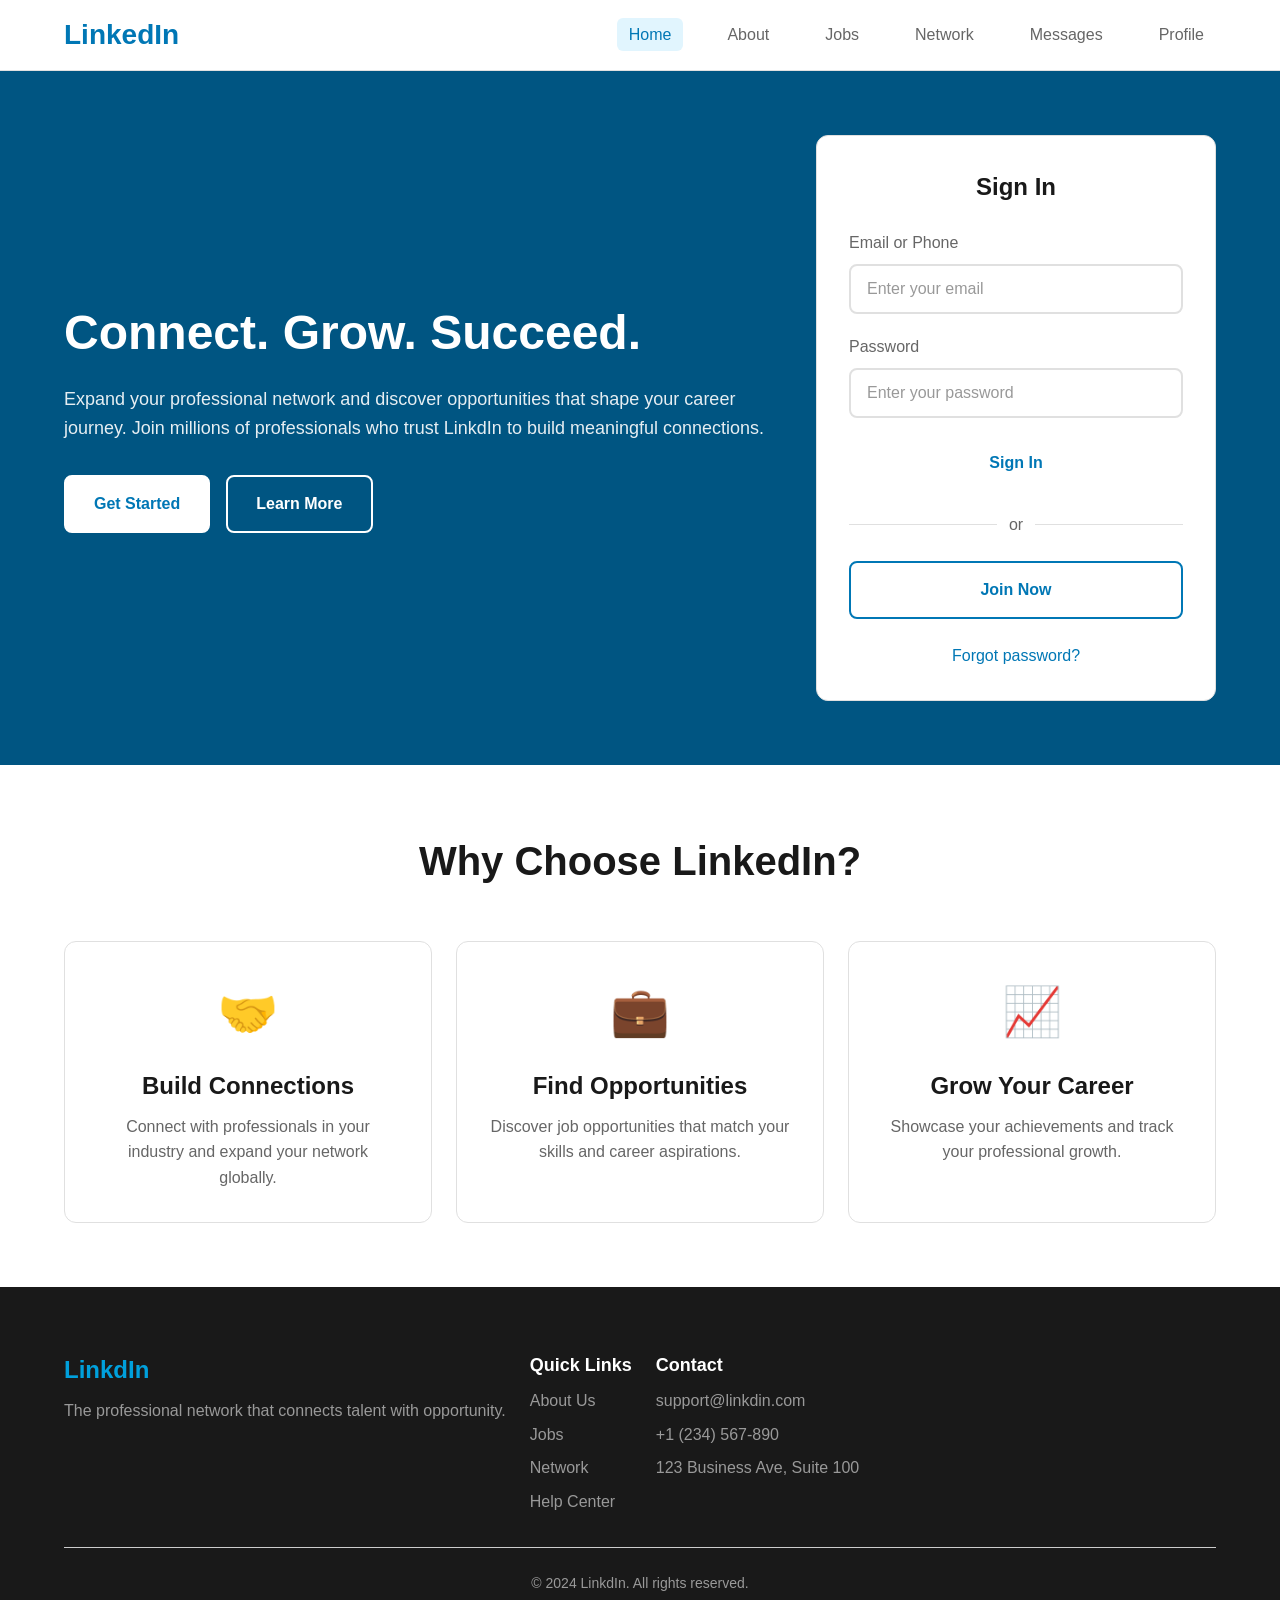
<file: index.html>
<!DOCTYPE html>
<html lang="en">
<head>
    <meta charset="UTF-8">
    <meta name="viewport" content="width=device-width, initial-scale=1.0">
    <title>LinkedIn - Connect. Grow. Succeed.</title>
    <link href="https://fonts.googleapis.com/css2?family=Inter:wght@300;400;500;600;700&display=swap" rel="stylesheet">
    <link rel="stylesheet" href="style.css">
</head>
<body>
    <!-- Navigation -->
    <nav class="navbar">
        <div class="nav-container">
            <div class="nav-brand">
                <h1 class="brand-text">LinkedIn</h1>
            </div>
            <ul class="nav-menu">
                <li class="nav-item">
                    <a href="index.html" class="nav-link active">Home</a>
                </li>
                <li class="nav-item">
                    <a href="about.html" class="nav-link">About</a>
                </li>
                <li class="nav-item">
                    <a href="jobs.html" class="nav-link">Jobs</a>
                </li>
                <li class="nav-item">
                    <a href="network.html" class="nav-link">Network</a>
                </li>
                <li class="nav-item">
                    <a href="messages.html" class="nav-link">Messages</a>
                </li>
                <li class="nav-item">
                    <a href="profile.html" class="nav-link">Profile</a>
                </li>
            </ul>
        </div>
    </nav>

    <!-- Hero Section -->
    <section class="hero">
        <div class="hero-container">
            <div class="hero-content">
                <h1 class="hero-title">Connect. Grow. Succeed.</h1>
                <p class="hero-subtitle">Expand your professional network and discover opportunities that shape your career journey. Join millions of professionals who trust LinkdIn to build meaningful connections.</p>
                <div class="hero-buttons">
                    <a href="#join" class="btn btn-primary">Get Started</a>
                    <a href="#learn-more" class="btn btn-secondary">Learn More</a>
                </div>
            </div>
            <div class="hero-form">
                <div class="form-container">
                    <h2 class="form-title">Sign In</h2>
                    <form class="signin-form">
                        <div class="form-group">
                            <label for="email" class="form-label">Email or Phone</label>
                            <input type="email" id="email" class="form-input" placeholder="Enter your email" required>
                        </div>
                        <div class="form-group">
                            <label for="password" class="form-label">Password</label>
                            <input type="password" id="password" class="form-input" placeholder="Enter your password" required>
                        </div>
                        <button type="submit" class="btn btn-primary btn-full">Sign In</button>
                        <div class="form-divider">
                            <span>or</span>
                        </div>
                        <a href="#join" class="btn btn-outline btn-full">Join Now</a>
                        <p class="form-footer">
                            <a href="#forgot" class="link">Forgot password?</a>
                        </p>
                    </form>
                </div>
            </div>
        </div>
    </section>

    <!-- Features Section -->
    <section class="features">
        <div class="container">
            <h2 class="section-title">Why Choose LinkedIn?</h2>
            <div class="features-grid">
                <div class="feature-card">
                    <div class="feature-icon">🤝</div>
                    <h3 class="feature-title">Build Connections</h3>
                    <p class="feature-description">Connect with professionals in your industry and expand your network globally.</p>
                </div>
                <div class="feature-card">
                    <div class="feature-icon">💼</div>
                    <h3 class="feature-title">Find Opportunities</h3>
                    <p class="feature-description">Discover job opportunities that match your skills and career aspirations.</p>
                </div>
                <div class="feature-card">
                    <div class="feature-icon">📈</div>
                    <h3 class="feature-title">Grow Your Career</h3>
                    <p class="feature-description">Showcase your achievements and track your professional growth.</p>
                </div>
            </div>
        </div>
    </section>

    <!-- Footer -->
    <footer class="footer">
        <div class="container">
            <div class="footer-content">
                <div class="footer-section">
                    <h3 class="footer-title">LinkdIn</h3>
                    <p class="footer-description">The professional network that connects talent with opportunity.</p>
                </div>
                <div class="footer-section">
                    <h4 class="footer-subtitle">Quick Links</h4>
                    <ul class="footer-links">
                        <li><a href="about.html" class="footer-link">About Us</a></li>
                        <li><a href="jobs.html" class="footer-link">Jobs</a></li>
                        <li><a href="network.html" class="footer-link">Network</a></li>
                        <li><a href="help.html" class="footer-link">Help Center</a></li>
                    </ul>
                </div>
                <div class="footer-section">
                    <h4 class="footer-subtitle">Contact</h4>
                    <ul class="footer-links">
                        <li><a href="mailto:support@linkedin.com" class="footer-link">support@linkdin.com</a></li>
                        <li><a href="tel:+1234567890" class="footer-link">+1 (234) 567-890</a></li>
                        <li><span class="footer-text">123 Business Ave, Suite 100</span></li>
                    </ul>
                </div>
            </div>
            <div class="footer-bottom">
                <p class="copyright">&copy; 2024 LinkdIn. All rights reserved.</p>
            </div>
        </div>
    </footer>
</body>
</html>
</file>
<file: style.css>
* {
  margin: 0;
  padding: 0;
  box-sizing: border-box;
}

body {
  font-family: Arial, Helvetica, sans-serif;
  font-size: 16px;
  line-height: 1.6;
  color: #191919;
  background-color: #f5f7fa;
}

.container,
.nav-container,
.hero-container,
.feed-container {
  max-width: 1200px;
  margin: 0 auto;
  padding: 0 24px;
}

/* Navigation */
.navbar {
  background-color: #ffffff;
  position: sticky;
  top: 0;
  z-index: 1000;
  border-bottom: 1px solid #e0e0e0;
}

.nav-container {
  height: 70px;
  display: flex;
  align-items: center;
  justify-content: space-between;
}

.brand-text {
  font-size: 28px;
  font-weight: 700;
  color: #0077b5;
  text-decoration: none;
}

.nav-menu {
  list-style: none;
  display: flex;
}

.nav-menu li { margin-left: 32px; }

.nav-link {
  text-decoration: none;
  color: #666666;
  font-weight: 500;
  padding: 8px 12px;
  border-radius: 6px;
}

.nav-link:hover,
.nav-link.active {
  color: #0077b5;
  background-color: #e1f5fe;
}

/* Hero Section */
.hero {
  background-color: #005582;
  color: #ffffff;
  padding: 64px 0;
}

.hero-container {
  display: flex;
  align-items: center;
  justify-content: space-between;
  gap: 40px;
}

.hero-left,
.hero-right { flex: 1; }

.hero-title {
  font-size: 48px;
  font-weight: 700;
  line-height: 1.2;
  margin-bottom: 24px;
}

.hero-subtitle {
  font-size: 18px;
  margin-bottom: 32px;
  opacity: 0.9;
}

.hero-buttons { display: flex; }
.hero-buttons .btn + .btn { margin-left: 16px; }

/* Buttons */
.btn {
  display: inline-flex;
  align-items: center;
  justify-content: center;
  padding: 14px 28px;
  border-radius: 8px;
  text-decoration: none;
  font-weight: 600;
  border: none;
  cursor: pointer;
  font-size: 16px;
  min-width: 120px;
}

.btn-primary {
  background-color: #ffffff;
  color: #0077b5;
  border: 2px solid #ffffff;
}

.btn-primary:hover { background-color: #e1f5fe; }

.btn-secondary {
  background-color: transparent;
  color: #ffffff;
  border: 2px solid #ffffff;
}

.btn-secondary:hover { background-color: #ffffff; color: #0077b5; }

.btn-outline {
  background-color: transparent;
  color: #0077b5;
  border: 2px solid #0077b5;
}

.btn-outline:hover { background-color: #0077b5; color: #ffffff; }

.btn-full { width: 100%; }

/* Form Styles */
.form-container {
  background-color: #ffffff;
  padding: 32px;
  border: 1px solid #e0e0e0;
  border-radius: 12px;
    width: 400px;
}

.form-title {
  font-size: 24px;
  font-weight: 600;
  color: #191919;
  margin-bottom: 24px;
  text-align: center;
}

.form-group { margin-bottom: 20px; }

.form-label {
  display: block;
  margin-bottom: 8px;
  font-weight: 500;
  color: #666666;
}

.form-input {
  width: 100%;
  padding: 14px 16px;
  border: 2px solid #e0e0e0;
  border-radius: 8px;
  font-size: 16px;
  background-color: #ffffff;
}

.form-input:focus {
  outline: 2px solid #0077b5;
  outline-offset: 2px;
}

.form-input::placeholder { color: #999999; }

.form-divider {
  text-align: center;
  margin: 24px 0;
  position: relative;
}

.form-divider::before {
  content: "";
  position: absolute;
  top: 50%;
  left: 0;
  right: 0;
  height: 1px;
  background-color: #e0e0e0;
}

.form-divider span {
  background-color: #ffffff;
  padding: 0 12px;
  position: relative;
  color: #666666;
  font-weight: 500;
}

.form-footer { text-align: center; margin-top: 24px; }

.link { color: #0077b5; text-decoration: none; font-weight: 500; }
.link:hover { text-decoration: underline; }

/* Features Section */
.features { padding: 64px 0; background-color: #ffffff; }

.section-title {
  font-size: 40px;
  font-weight: 700;
  text-align: center;
  margin-bottom: 48px;
  color: #191919;
}

.features-grid {
  display: flex;
  flex-wrap: wrap;
  gap: 24px;
}

.feature-card {
  background-color: #ffffff;
  border: 1px solid #e0e0e0;
  border-radius: 12px;
  padding: 32px;
  text-align: center;
  flex: 1 1 300px;
}

.feature-icon { font-size: 48px; margin-bottom: 16px; }
.feature-title { font-size: 24px; font-weight: 600; margin-bottom: 8px; color: #191919; }
.feature-description { color: #666666; }

/* Footer */
.footer { background-color: #191919; color: #ffffff; padding: 64px 0 32px; }

.footer-content {
  display: flex;
  flex-wrap: wrap;
  gap: 24px;
  margin-bottom: 24px;
}

.footer-title { font-size: 24px; font-weight: 700; margin-bottom: 8px; color: #00a0dc; }
.footer-subtitle { font-size: 18px; font-weight: 600; margin-bottom: 8px; }
.footer-description { color: #999999; }

.footer-links { list-style: none; }
.footer-links li { margin-bottom: 8px; }
.footer-link { color: #999999; text-decoration: none; }
.footer-link:hover { color: #00a0dc; }
.footer-text { color: #999999; }
.footer-bottom { border-top: 1px solid #cccccc; padding-top: 24px; text-align: center; }
.copyright { color: #999999; font-size: 14px; }

/* Feed Page Layout */
.feed-container { padding: 32px; }

.feed-wrapper {
  display: flex;
  gap: 24px;
  align-items: flex-start;
}

.feed-sidebar,
.feed-sidebar-right { flex: 0 0 300px; display: flex; flex-direction: column; gap: 16px; }

.feed-main { flex: 1 1 auto; }

/* Sidebar Cards */
.sidebar-card {
  background-color: #ffffff;
  border: 1px solid #e0e0e0;
  border-radius: 12px;
}

.sidebar-title {
  padding: 16px;
  font-size: 18px;
  font-weight: 600;
  color: #191919;
  border-bottom: 1px solid #e0e0e0;
}

/* Profile Header (compact card) */
.profile-header { position: relative; }
.profile-banner { height: 80px; background-color: #005582; }

.profile-info { text-align: center; padding: 0 16px 16px; position: relative; }

.profile-avatar { width: 80px; height: 80px; margin: -40px auto 12px; border-radius: 50%; border: 4px solid #ffffff; overflow: hidden; }
.avatar-img { width: 100%; height: 100%; object-fit: cover; }

.profile-name { font-size: 18px; font-weight: 600; color: #191919; margin-bottom: 8px; }
.profile-title { font-size: 14px; color: #666666; margin-bottom: 8px; }
.profile-location { font-size: 12px; color: #999999; }

.profile-stats { display: flex; justify-content: space-around; padding: 16px; border-top: 1px solid #e0e0e0; }
.stat-item { text-align: center; }
.stat-number { display: block; font-size: 20px; font-weight: 700; color: #0077b5; }
.stat-label { display: block; font-size: 12px; color: #666666; margin-top: 8px; }

/* Trending */
.trending-list { list-style: none; padding: 16px; }
.trending-item { display: flex; justify-content: space-between; align-items: center; padding: 12px 0; border-bottom: 1px solid #e0e0e0; }
.trending-item:last-child { border-bottom: none; }
.trending-hashtag { color: #0077b5; font-weight: 500; font-size: 14px; }
.trending-count { color: #999999; font-size: 12px; }

/* Post Composer */
.post-composer { background-color: #ffffff; border: 1px solid #e0e0e0; border-radius: 12px; margin-bottom: 16px; }

.composer-header { display: flex; align-items: center; gap: 16px; padding: 16px; border-bottom: 1px solid #e0e0e0; }
.composer-avatar { width: 48px; height: 48px; border-radius: 50%; overflow: hidden; }

.composer-input { flex: 1; border: none; outline: none; font-size: 16px; color: #666666; }
.composer-input::placeholder { color: #999999; }

.composer-actions { display: flex; gap: 12px; padding: 12px 16px; }
.composer-btn { background: none; border: 1px solid #e0e0e0; color: #666666; font-size: 14px; font-weight: 500; padding: 8px 12px; border-radius: 8px; cursor: pointer; }
.composer-btn:hover { background-color: #e1f5fe; color: #0077b5; }

/* Feed Posts */
.feed-post { background-color: #ffffff; border: 1px solid #e0e0e0; border-radius: 12px; margin-bottom: 16px; }

.post-header { display: flex; align-items: flex-start; gap: 16px; padding: 16px; }
.post-avatar { width: 56px; height: 56px; border-radius: 50%; overflow: hidden; flex-shrink: 0; }
.post-info { flex: 1; }
.post-name { font-size: 16px; font-weight: 600; color: #191919; margin-bottom: 8px; }
.post-title { font-size: 14px; color: #666666; margin-bottom: 8px; }
.post-time { font-size: 12px; color: #999999; }
.post-menu { background: none; border: none; font-size: 20px; color: #666666; cursor: pointer; padding: 8px; border-radius: 6px; }
.post-menu:hover { background-color: #f5f7fa; }

.post-content { padding: 0 16px 16px; }
.post-text { color: #191919; margin-bottom: 12px; }
.post-hashtags { color: #0077b5; font-size: 14px; font-weight: 500; }

.post-stats { display: flex; gap: 24px; padding: 12px 16px; border-top: 1px solid #e0e0e0; border-bottom: 1px solid #e0e0e0; font-size: 14px; color: #666666; }

.post-actions { display: flex; justify-content: space-around; padding: 12px; }
.action-btn { background: none; border: 1px solid #e0e0e0; color: #666666; font-size: 14px; font-weight: 500; padding: 10px 16px; border-radius: 8px; cursor: pointer; }
.action-btn:hover { background-color: #f5f7fa; color: #0077b5; }

/* People Suggestions */
.people-list { list-style: none; padding: 16px; }
.people-item { display: flex; align-items: center; gap: 12px; padding: 12px 0; border-bottom: 1px solid #e0e0e0; }
.people-item:last-child { border-bottom: none; }
.people-avatar { width: 48px; height: 48px; border-radius: 50%; overflow: hidden; flex-shrink: 0; }
.people-info { flex: 1; }
.people-name { font-size: 14px; font-weight: 600; color: #191919; margin-bottom: 6px; }
.people-title { font-size: 12px; color: #666666; }
.connect-btn { background-color: #0077b5; color: #ffffff; border: none; padding: 6px 12px; border-radius: 8px; font-size: 12px; font-weight: 500; cursor: pointer; }
.connect-btn:hover { background-color: #005582; }

/* Suggested Content */
.suggested-list { list-style: none; padding: 16px; }
.suggested-item { padding: 12px 0; border-bottom: 1px solid #e0e0e0; }
.suggested-item:last-child { border-bottom: none; }
.suggested-link { color: #666666; text-decoration: none; font-size: 14px; }
.suggested-link:hover { color: #0077b5; text-decoration: underline; }

/* Profile Page (simple blocks) */
.profile-header-section { background-color: #ffffff; border-bottom: 1px solid #e0e0e0; }
.profile-banner-image { height: 220px; background-color: #005582; }

.profile-avatar-section { position: relative; margin-top: -60px; padding-left: 48px; display: flex; align-items: flex-end; gap: 16px; }
.profile-avatar-large { width: 120px; height: 120px; border-radius: 50%; border: 4px solid #ffffff; overflow: hidden; background-color: #ffffff; }

.profile-actions { display: flex; gap: 8px; margin-bottom: 16px; }
.btn-sm { padding: 8px 16px; font-size: 14px; min-width: auto; }

.profile-info-section { padding: 32px 48px 24px; }
.profile-main-info { margin-bottom: 24px; }
.profile-main-name { font-size: 24px; font-weight: 700; color: #191919; margin-bottom: 6px; }
.profile-main-title { font-size: 18px; color: #666666; margin-bottom: 6px; }
.profile-main-location { font-size: 14px; color: #999999; margin-bottom: 10px; }
.profile-main-connections { font-size: 14px; color: #0077b5; font-weight: 500; }
.profile-bio { max-width: 800px; }
.bio-text { color: #666666; }

/* Profile Content */
.profile-content { padding: 32px; background-color: #f5f7fa; }

.profile-content-wrapper {
  max-width: 1200px;
  margin: 0 auto;
  display: flex;            /* replaced grid with flex */
  gap: 24px;
  align-items: flex-start;
}

.profile-sidebar { flex: 0 0 350px; display: flex; flex-direction: column; gap: 16px; }
.profile-main-content { flex: 1 1 auto; display: flex; flex-direction: column; gap: 16px; }

.profile-card { background-color: #ffffff; border: 1px solid #e0e0e0; border-radius: 12px; }
.card-header { display: flex; justify-content: space-between; align-items: center; padding: 16px 24px; border-bottom: 1px solid #e0e0e0; }
.card-title { font-size: 20px; font-weight: 600; color: #191919; }
.card-content { padding: 24px; }

/* Skills */
.skills-list { display: flex; flex-direction: column; gap: 12px; }
.skill-item { display: flex; justify-content: space-between; align-items: center; padding: 12px 0; border-bottom: 1px solid #e0e0e0; }
.skill-item:last-child { border-bottom: none; }
.skill-name { font-weight: 500; color: #191919; }
.skill-endorsements { display: flex; align-items: center; gap: 8px; }
.endorsement-count { font-size: 14px; color: #666666; }

/* Interests */
.interests-list { display: flex; flex-wrap: wrap; gap: 8px; }
.interest-tag { background-color: #e1f5fe; color: #0077b5; padding: 6px 10px; border-radius: 8px; font-size: 14px; font-weight: 500; }

/* Experience */
.experience-item { display: flex; gap: 16px; padding: 16px 0; border-bottom: 1px solid #e0e0e0; }
.experience-item:last-child { border-bottom: none; }
.experience-logo { width: 60px; height: 60px; border-radius: 8px; overflow: hidden; flex-shrink: 0; }
.company-logo, .school-logo { width: 100%; height: 100%; object-fit: cover; }
.experience-details { flex: 1; }
.experience-title { font-size: 16px; font-weight: 600; color: #191919; margin-bottom: 6px; }
.experience-company { font-size: 14px; color: #666666; margin-bottom: 6px; }
.experience-period { font-size: 12px; color: #999999; margin-bottom: 6px; }
.experience-location { font-size: 12px; color: #999999; margin-bottom: 10px; }
.experience-description { font-size: 14px; color: #666666; }

/* Education */
.education-item { display: flex; gap: 16px; padding: 16px 0; border-bottom: 1px solid #e0e0e0; }
.education-item:last-child { border-bottom: none; }
.education-logo { width: 60px; height: 60px; border-radius: 8px; overflow: hidden; flex-shrink: 0; }
.education-details { flex: 1; }
.education-title { font-size: 16px; font-weight: 600; color: #191919; margin-bottom: 6px; }
.education-school { font-size: 14px; color: #666666; margin-bottom: 6px; }
.education-period { font-size: 12px; color: #999999; margin-bottom: 10px; }
.education-description { font-size: 14px; color: #666666; }

/* Certifications */
.certification-item { padding: 16px 0; border-bottom: 1px solid #e0e0e0; }
.certification-item:last-child { border-bottom: none; }
.certification-title { font-size: 16px; font-weight: 600; color: #191919; margin-bottom: 6px; }
.certification-issuer { font-size: 14px; color: #666666; margin-bottom: 6px; }
.certification-date { font-size: 12px; color: #999999; margin-bottom: 6px; }
.certification-id { font-size: 12px; color: #999999; }

/* About Section */
.about-overview { padding: 64px 0; background-color: #ffffff; }
.about-grid { display: flex; flex-direction: column; gap: 24px; }
.about-text { font-size: 18px; color: #666666; margin-bottom: 16px; }
.about-stats { display: flex; flex-wrap: wrap; gap: 24px; margin-top: 24px; }
.stat-number-large { display: block; font-size: 36px; font-weight: 700; color: #0077b5; margin-bottom: 6px; }

/* Mission & Values */
.mission-values { padding: 64px 0; background-color: #f5f7fa; }
.mission-values-grid { display: flex; gap: 48px; flex-wrap: wrap; }
.section-subtitle { font-size: 24px; font-weight: 600; color: #191919; margin-bottom: 16px; }
.mission-text { font-size: 16px; color: #666666; margin-bottom: 24px; }
.values-list { list-style: none; }
.value-item { padding: 10px 0; border-bottom: 1px solid #e0e0e0; font-size: 16px; color: #666666; }
.value-item:last-child { border-bottom: none; }

/* Leadership Team */
.leadership-team { padding: 64px 0; background-color: #ffffff; }
.team-grid { display: flex; flex-wrap: wrap; gap: 24px; margin-top: 24px; }
.team-member { text-align: center; background-color: #ffffff; border: 1px solid #e0e0e0; border-radius: 12px; padding: 32px; flex: 1 1 280px; }
.member-avatar { width: 120px; height: 120px; border-radius: 50%; overflow: hidden; margin: 0 auto 16px; }
.member-name { font-size: 20px; font-weight: 600; color: #191919; margin-bottom: 6px; }
.member-title { font-size: 16px; color: #0077b5; font-weight: 500; margin-bottom: 10px; }
.member-bio { font-size: 14px; color: #666666; }

/* Company Culture */
.company-culture { padding: 64px 0; background-color: #f5f7fa; }
.culture-grid { display: flex; flex-wrap: wrap; gap: 24px; margin-top: 24px; }
.culture-item { text-align: center; padding: 24px; flex: 1 1 250px; }
.culture-icon { font-size: 48px; margin-bottom: 16px; }
.culture-title { font-size: 20px; font-weight: 600; color: #191919; margin-bottom: 8px; }
.culture-description { color: #666666; }

/* Contact Section */
.contact-section { padding: 64px 0; background-color: #005582; color: #ffffff; text-align: center; }
.contact-content { max-width: 600px; margin: 0 auto; }
.contact-text { font-size: 18px; margin-bottom: 24px; }
.contact-info { display: flex; flex-direction: column; gap: 16px; margin-bottom: 32px; }
.contact-item { display: flex; justify-content: space-between; align-items: center; padding: 10px 0; border-bottom: 1px solid rgba(255,255,255,0.3); }
.contact-item:last-child { border-bottom: none; }
.contact-link { color: #ffffff; text-decoration: none; font-weight: 500; }
.contact-link:hover { text-decoration: underline; }

/* Jobs Page */
.job-search { padding: 64px 0; background-color: #f5f7fa; }
.search-container { max-width: 800px; margin: 0 auto; }
.search-filters { background-color: #ffffff; padding: 32px; border: 1px solid #e0e0e0; border-radius: 12px; }

.search-row { display: flex; gap: 16px; align-items: flex-end; margin-bottom: 24px; flex-wrap: wrap; }
.search-group { display: flex; flex-direction: column; flex: 1 1 200px; }
.search-label { font-size: 14px; font-weight: 500; color: #666666; margin-bottom: 8px; }
.search-input { padding: 14px 16px; border: 2px solid #e0e0e0; border-radius: 8px; font-size: 16px; }
.search-input:focus { outline: 2px solid #0077b5; outline-offset: 2px; }
.search-btn { padding: 14px 24px; }

.filter-row { display: flex; flex-wrap: wrap; gap: 16px; }
.filter-group { display: flex; flex-direction: column; flex: 1 1 200px; }
.filter-label { font-size: 14px; font-weight: 500; color: #666666; margin-bottom: 8px; }
.filter-select { padding: 12px 16px; border: 2px solid #e0e0e0; border-radius: 8px; font-size: 14px; background-color: #ffffff; }
.filter-select:focus { outline: 2px solid #0077b5; outline-offset: 2px; }

/* Job Listings */
.job-listings { padding: 64px 0; background-color: #ffffff; }
.listings-header { display: flex; justify-content: space-between; align-items: center; margin-bottom: 24px; }
.listings-count { color: #666666; font-size: 16px; }

.job-listings-grid { display: flex; flex-direction: column; gap: 16px; margin-bottom: 32px; }

.job-card { background-color: #ffffff; border: 1px solid #e0e0e0; border-radius: 12px; padding: 24px; }

.job-header { display: flex; justify-content: space-between; align-items: flex-start; margin-bottom: 16px; }
.company-logo { width: 60px; height: 60px; border-radius: 8px; overflow: hidden; flex-shrink: 0; }
.company-logo-img { width: 100%; height: 100%; object-fit: cover; }
.job-info { flex: 1; margin: 0 16px; }
.job-title { font-size: 20px; font-weight: 600; color: #191919; margin-bottom: 6px; }
.company-name { font-size: 16px; color: #0077b5; font-weight: 500; margin-bottom: 6px; }
.job-location { font-size: 14px; color: #666666; }
.job-status { display: flex; gap: 6px; }
.badge { padding: 4px 8px; border-radius: 12px; font-size: 12px; font-weight: 500; text-transform: uppercase; border: 1px solid #e0e0e0; }
.badge-featured { background-color: #fff3cd; color: #856404; }
.badge-new { background-color: #d1ecf1; color: #0c5460; }
.badge-urgent { background-color: #f8d7da; color: #721c24; }
.badge-hot { background-color: #d4edda; color: #155724; }

.job-details { margin-bottom: 16px; }
.job-description { color: #666666; margin-bottom: 16px; }
.job-tags { display: flex; flex-wrap: wrap; gap: 8px; }
.tag { background-color: #e1f5fe; color: #0077b5; padding: 6px 10px; border-radius: 8px; font-size: 12px; font-weight: 500; }

.job-footer { display: flex; justify-content: space-between; align-items: center; padding-top: 16px; border-top: 1px solid #e0e0e0; }
.job-meta { display: flex; flex-direction: column; gap: 6px; }
.job-salary { font-size: 16px; font-weight: 600; color: #00c851; }
.job-type { font-size: 14px; color: #666666; }
.job-actions { display: flex; gap: 8px; }
.load-more { text-align: center; margin-top: 32px; }

/* Hiring Companies */
.hiring-companies { padding: 64px 0; background-color: #ffffff; }
.companies-grid { display: flex; flex-wrap: wrap; gap: 16px; margin-top: 24px; }
.company-card { background-color: #ffffff; border: 1px solid #e0e0e0; border-radius: 12px; padding: 24px; text-align: center; flex: 1 1 200px; }
.company-card:hover { background-color: #f5f7fa; }
.company-logo-large { width: 80px; height: 80px; border-radius: 8px; overflow: hidden; margin: 0 auto 16px; }
.company-name { font-size: 18px; font-weight: 600; color: #191919; margin-bottom: 6px; }
.company-industry { font-size: 14px; color: #666666; margin-bottom: 6px; }
.company-jobs { font-size: 12px; color: #0077b5; font-weight: 500; }

/* Job Resources */
.job-resources { padding: 64px 0; background-color: #f5f7fa; }
.resources-grid { display: flex; flex-wrap: wrap; gap: 16px; margin-top: 24px; }
.resource-card { background-color: #ffffff; border: 1px solid #e0e0e0; border-radius: 12px; padding: 24px; flex: 1 1 250px; }
.resource-icon { font-size: 40px; margin-bottom: 12px; }
.resource-title { font-size: 18px; font-weight: 600; color: #191919; margin-bottom: 8px; }
.resource-description { color: #666666; margin-bottom: 16px; }
.resource-link { color: #0077b5; text-decoration: none; font-weight: 500; font-size: 14px; }
.resource-link:hover { text-decoration: underline; }

/* Accessibility basics */
*:focus { outline: 2px solid #0077b5; outline-offset: 2px; }
</file>
